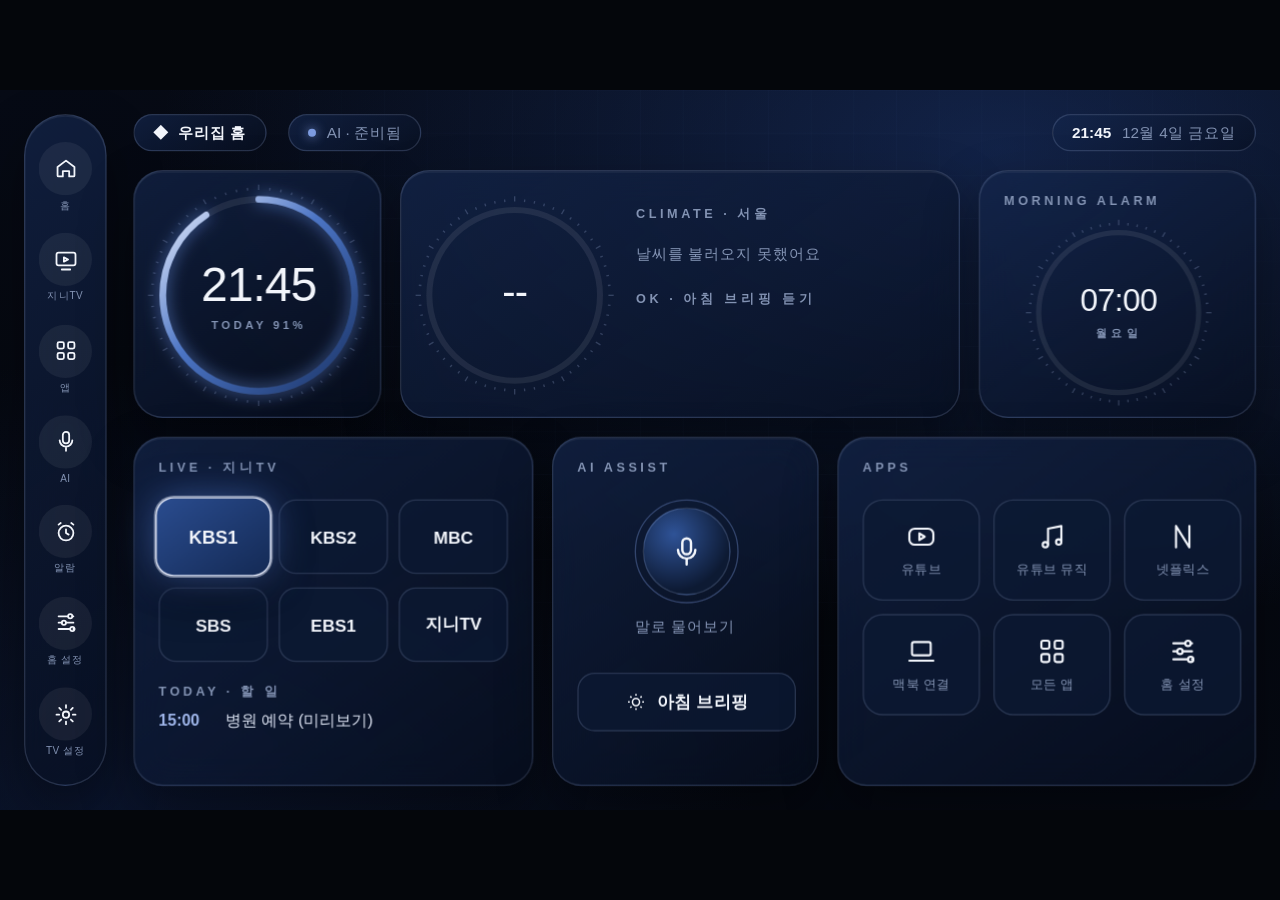
<file: index.html>
<!doctype html>
<html lang="ko">
<head>
<meta charset="utf-8">
<meta name="viewport" content="width=device-width, initial-scale=1">
<title>우리집 홈</title>
<style>html,body{margin:0;height:100%;background:#04060b}</style>
</head>
<body>
<script>
// 항상 최신 화면을 받도록 version.json을 캐시 없이 읽고, 그 버전으로 CSS·JS를 불러온다
(function () {
  function load(v) {
    window.UI_VERSION = v;
    var l = document.createElement('link'); l.rel = 'stylesheet'; l.href = 'app.css?v=' + v; document.head.appendChild(l);
    var s = document.createElement('script'); s.src = 'app.js?v=' + v; document.body.appendChild(s);
  }
  fetch('version.json?t=' + Date.now(), { cache: 'no-store' })
    .then(function (r) { return r.json(); })
    .then(function (j) { load(j.version || 'dev'); })
    .catch(function () { load('offline'); });
})();
</script>
</body>
</html>
</file>
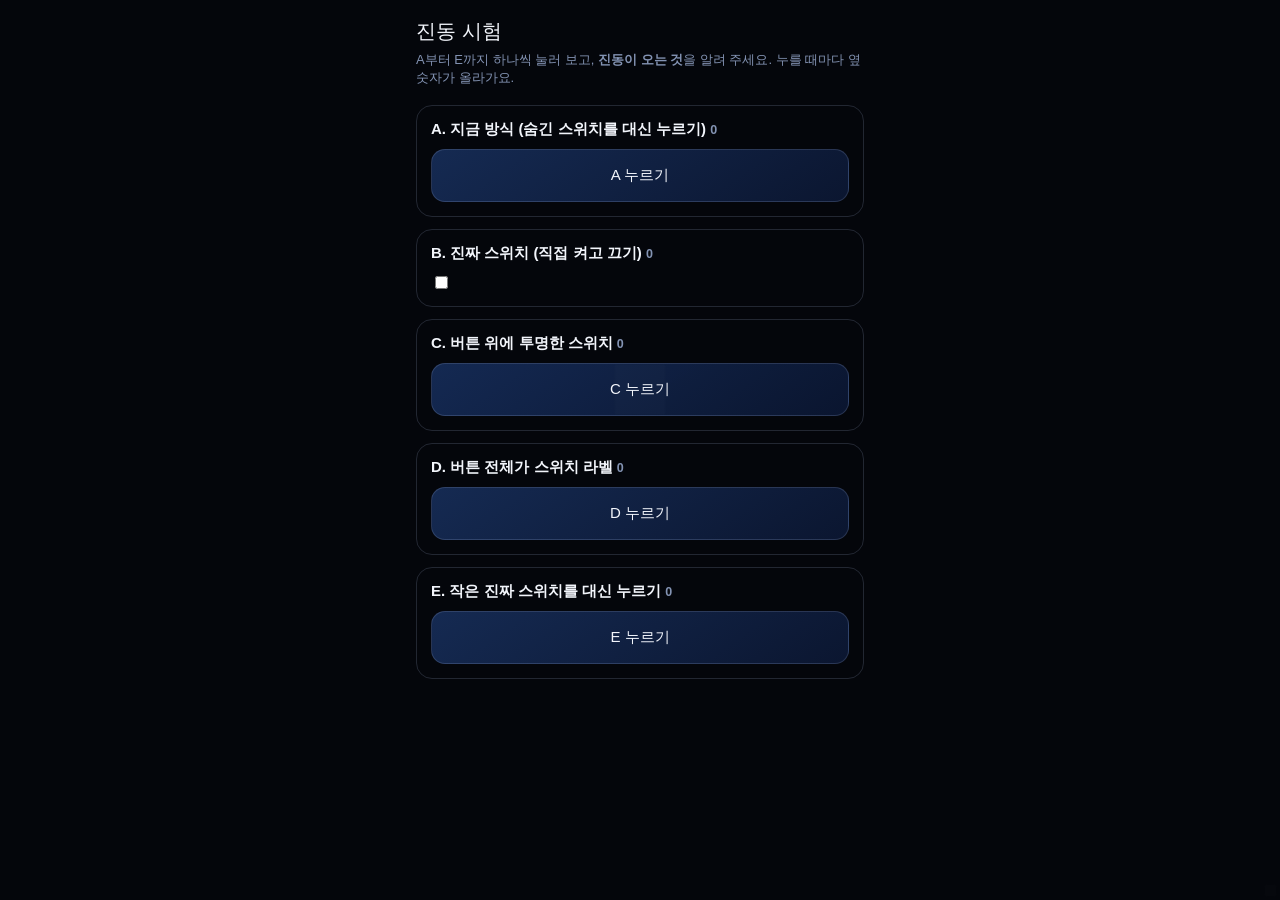
<file: haptic-test.html>
<!doctype html>
<html lang="ko">
<head>
<meta charset="utf-8">
<meta name="viewport" content="width=device-width, initial-scale=1, viewport-fit=cover">
<title>진동 시험</title>
<style>
  :root { --bg:#04060b; --line:rgba(191,208,255,.16); --txt:#f2f5fb; --sub:#8393b3; }
  * { box-sizing:border-box; -webkit-tap-highlight-color:transparent; }
  body { margin:0 auto; max-width:480px; padding:calc(18px + env(safe-area-inset-top)) 16px 40px; background:var(--bg); color:var(--txt);
         font:15px -apple-system, "Apple SD Gothic Neo", sans-serif; }
  h1 { font-size:20px; font-weight:400; margin:0 0 6px; }
  p { color:var(--sub); font-size:13px; margin:0 0 18px; }
  .t { border:1px solid var(--line); border-radius:16px; padding:14px; margin-bottom:12px; }
  .t b { display:block; margin-bottom:10px; }
  .t small { color:var(--sub); }
  .btn { position:relative; display:block; width:100%; padding:16px 0; border-radius:14px; border:1px solid var(--line); overflow:hidden;
         background:linear-gradient(145deg,#152a52,#0b1630); color:var(--txt); font:inherit; text-align:center; user-select:none; }
  .btn:active { transform:scale(.97); }
  /* C: 버튼 위에 진짜 스위치를 투명하게 덮는다 */
  .cover-switch { position:absolute; left:0; top:0; width:100%; height:100%; margin:0; opacity:.011; }
  /* D: 라벨이 버튼 전체이고, 안의 스위치는 보이게 두되 화면 밖으로 */
  .cover-label { position:absolute; inset:0; }
  .offscreen { position:absolute; left:-200px; top:0; }
  /* E: 작고 거의 투명한 진짜 스위치를 대신 누른다 */
  .tiny { position:fixed; right:0; bottom:0; opacity:.011; pointer-events:none; }
</style>
</head>
<body>
<h1>진동 시험</h1>
<p>A부터 E까지 하나씩 눌러 보고, <b>진동이 오는 것</b>을 알려 주세요. 누를 때마다 옆 숫자가 올라가요.</p>

<div class="t"><b>A. 지금 방식 (숨긴 스위치를 대신 누르기) <small id="nA">0</small></b>
  <button class="btn" id="bA">A 누르기</button></div>

<div class="t"><b>B. 진짜 스위치 (직접 켜고 끄기) <small id="nB">0</small></b>
  <input type="checkbox" switch id="sB"></div>

<div class="t"><b>C. 버튼 위에 투명한 스위치 <small id="nC">0</small></b>
  <div class="btn">C 누르기<input type="checkbox" switch class="cover-switch" id="sC"></div></div>

<div class="t"><b>D. 버튼 전체가 스위치 라벨 <small id="nD">0</small></b>
  <div class="btn">D 누르기<label class="cover-label"><input type="checkbox" switch class="offscreen" id="sD"></label></div></div>

<div class="t"><b>E. 작은 진짜 스위치를 대신 누르기 <small id="nE">0</small></b>
  <button class="btn" id="bE">E 누르기</button></div>
<input type="checkbox" switch class="tiny" id="sE">

<script>
const bump = (k) => { const el = document.getElementById('n' + k); el.textContent = +el.textContent + 1; };
document.getElementById('bA').addEventListener('click', () => {
  const l = document.createElement('label'), i = document.createElement('input');
  l.ariaHidden = 'true'; l.style.display = 'none'; i.type = 'checkbox'; i.setAttribute('switch', '');
  l.appendChild(i); document.head.appendChild(l); l.click(); l.remove(); bump('A');
});
document.getElementById('sB').addEventListener('change', () => bump('B'));
document.getElementById('sC').addEventListener('change', () => bump('C'));
document.getElementById('sD').addEventListener('change', () => bump('D'));
document.getElementById('bE').addEventListener('click', () => { document.getElementById('sE').click(); bump('E'); });
</script>
</body>
</html>
</file>
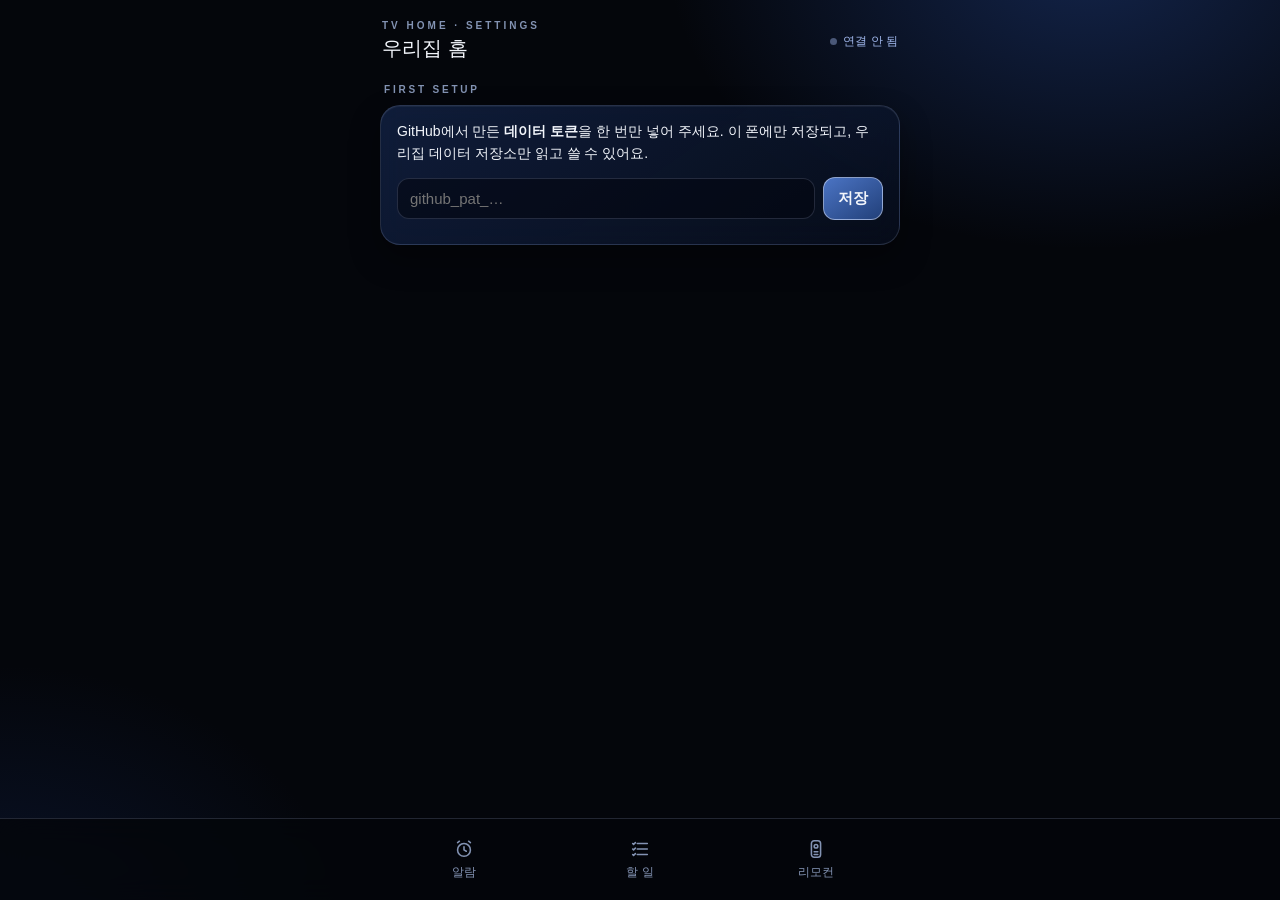
<file: phone.html>
<!doctype html>
<html lang="ko">
<head>
<meta charset="utf-8">
<meta name="viewport" content="width=device-width, initial-scale=1, viewport-fit=cover">
<meta name="theme-color" content="#04060b">
<meta name="apple-mobile-web-app-capable" content="yes">
<meta name="apple-mobile-web-app-title" content="우리집 홈">
<title>우리집 홈 설정</title>
<style>
  :root { --bg:#04060b; --navy:#0d1a33; --navy2:#16294f; --accent:#3d63ad; --hi:#eaf0ff; --white:#f2f5fb; --sub:#8393b3;
          --line:rgba(191,208,255,.16); --glass:linear-gradient(145deg,rgba(20,38,76,.72),rgba(8,16,34,.62)); }
  * { box-sizing:border-box; -webkit-tap-highlight-color:transparent; }
  html, body { margin:0; background:var(--bg); color:var(--white); font:15px -apple-system,"Apple SD Gothic Neo","Noto Sans KR",sans-serif; }
  body { min-height:100vh; padding:calc(14px + env(safe-area-inset-top)) 16px calc(90px + env(safe-area-inset-bottom));
    background: radial-gradient(600px 420px at 85% -5%, rgba(37,72,150,.45), transparent 70%),
                radial-gradient(500px 400px at 0% 105%, rgba(22,46,104,.35), transparent 70%), var(--bg); background-attachment:fixed; }
  .wrap { max-width:520px; margin:0 auto; }
  header { display:flex; align-items:center; justify-content:space-between; margin:6px 2px 18px; }
  .brand { font-size:20px; font-weight:300; letter-spacing:.01em; }
  .brand small { display:block; font-size:10px; letter-spacing:.3em; color:var(--sub); font-weight:600; margin-bottom:4px; }
  .label { font-size:10px; letter-spacing:.28em; color:var(--sub); font-weight:600; text-transform:uppercase; margin:22px 4px 10px; }
  .card { background:var(--glass); border:1px solid var(--line); border-radius:20px; padding:14px 16px;
    box-shadow: inset 0 1px 0 rgba(255,255,255,.05), 0 14px 30px rgba(0,0,0,.35); backdrop-filter:blur(14px); -webkit-backdrop-filter:blur(14px); }
  .status { font-size:12px; color:#9fb6ea; display:flex; align-items:center; gap:6px; }
  .dot { width:7px; height:7px; border-radius:50%; background:#7d9be0; box-shadow:0 0 8px #7d9be0; }
  .dot.off { background:#4a5878; box-shadow:none; } .dot.busy { animation:blink 1s infinite; }
  @keyframes blink { 50% { opacity:.3 } }
  input, button { font:inherit; color:var(--white); }
  input[type=text], input[type=url], input[type=date], input[type=time], input[type=password] {
    width:100%; background:rgba(4,8,18,.6); border:1px solid var(--line); border-radius:12px; padding:11px 12px; outline:none; color-scheme:dark; }
  input:focus { border-color:rgba(234,240,255,.6); box-shadow:0 0 0 3px rgba(61,99,173,.3); }
  button { border:1px solid var(--line); background:linear-gradient(145deg,#1b3260,#0d1a33); border-radius:12px; padding:11px 14px; cursor:pointer; }
  button.primary { background:linear-gradient(145deg,#4b74c4,#22407a); border-color:rgba(234,240,255,.5); font-weight:700; }
  button.ghost { background:transparent; }
  button:active { transform:scale(.97); }
  .row { display:flex; gap:8px; align-items:center; }
  .row > * { min-width:0; }
  .grow { flex:1; }

  /* 요일 */
  .day { display:grid; grid-template-columns:30px 1fr auto; gap:10px; align-items:center; padding:10px 0; border-top:1px solid rgba(191,208,255,.08); }
  .day:first-child { border-top:0; }
  .day .dn { font-weight:700; } .day.off .dn { color:var(--sub); }
  .day .meta { font-size:11.5px; color:var(--sub); white-space:nowrap; overflow:hidden; text-overflow:ellipsis; }
  .day .meta a { color:#9fb6ea; text-decoration:none; }
  .day.off input[type=time] { opacity:.4; }
  .switch { position:relative; width:46px; height:28px; flex:none; }
  .switch input { opacity:0; width:0; height:0; }
  .switch span { position:absolute; inset:0; border-radius:14px; background:rgba(255,255,255,.08); border:1px solid var(--line); transition:.2s; }
  .switch span::after { content:""; position:absolute; left:3px; top:3px; width:20px; height:20px; border-radius:50%; background:var(--sub); transition:.2s; }
  .switch input:checked + span { background:linear-gradient(145deg,#4b74c4,#22407a); border-color:rgba(234,240,255,.5); }
  .switch input:checked + span::after { left:21px; background:#fff; }
  .daysong { grid-column: 2 / 4; display:none; }
  .daysong.on { display:block; }

  /* 할 일 */
  .todo { display:grid; grid-template-columns:auto 1fr auto; gap:10px; align-items:center; padding:11px 0; border-top:1px solid rgba(191,208,255,.08); }
  .todo:first-child { border-top:0; }
  .todo .t { font-size:12px; color:#9fb6ea; min-width:48px; }
  .todo .x { font-size:14.5px; } .todo.done .x { color:var(--sub); text-decoration:line-through; }
  .todo button { padding:6px 10px; font-size:12px; }
  .datehead { font-size:11px; letter-spacing:.2em; color:var(--sub); margin:16px 2px 6px; font-weight:600; }
  .empty { color:var(--sub); font-size:13px; padding:8px 0; }

  /* 탭 */
  nav { position:fixed; left:0; right:0; bottom:0; padding:10px 16px calc(10px + env(safe-area-inset-bottom));
    background:rgba(4,6,11,.85); backdrop-filter:blur(14px); -webkit-backdrop-filter:blur(14px); border-top:1px solid var(--line); }
  nav .in { max-width:520px; margin:0 auto; display:grid; grid-template-columns:repeat(3,1fr); gap:8px; }
  nav button { background:transparent; border-color:transparent; color:var(--sub); font-size:12px; padding:8px 0; display:flex; flex-direction:column; align-items:center; gap:4px; }
  nav button.on { color:#fff; background:linear-gradient(145deg,rgba(75,116,196,.35),rgba(34,64,122,.35)); border-color:var(--line); }
  nav svg { width:22px; height:22px; stroke:currentColor; fill:none; stroke-width:1.7; stroke-linecap:round; stroke-linejoin:round; }
  .tab { display:none; } .tab.on { display:block; animation:fade .25s; }
  @keyframes fade { from { opacity:0; transform:translateY(6px) } to { opacity:1; transform:none } }
  .hint { font-size:12px; color:var(--sub); line-height:1.6; margin:10px 4px 0; }
  .toast { position:fixed; left:50%; bottom:calc(88px + env(safe-area-inset-bottom)); transform:translateX(-50%); padding:10px 18px; border-radius:20px;
    background:rgba(10,22,48,.95); border:1px solid rgba(234,240,255,.3); font-size:13px; opacity:0; transition:.2s; pointer-events:none; white-space:nowrap; }
  .toast.on { opacity:1; }
  .songprev { display:flex; gap:10px; align-items:center; margin-top:10px; }
  .songprev img { width:72px; height:40px; object-fit:cover; border-radius:8px; border:1px solid var(--line); }
  .songprev .st { font-size:13px; white-space:nowrap; overflow:hidden; text-overflow:ellipsis; }
</style>
</head>
<body>
<div class="wrap">
  <header>
    <div class="brand"><small>TV HOME · SETTINGS</small>우리집 홈</div>
    <div class="status"><span class="dot off" id="dot"></span><span id="state">연결 안 됨</span></div>
  </header>

  <!-- 처음 한 번: 토큰 -->
  <section id="setup" class="tab">
    <div class="label">First setup</div>
    <div class="card">
      <div style="font-size:14px;line-height:1.6">GitHub에서 만든 <b>데이터 토큰</b>을 한 번만 넣어 주세요. 이 폰에만 저장되고, 우리집 데이터 저장소만 읽고 쓸 수 있어요.</div>
      <div class="row" style="margin-top:12px"><input id="tok" type="password" placeholder="github_pat_…" autocomplete="off" class="grow"><button class="primary" id="tokSave">저장</button></div>
      <div class="hint" id="tokMsg"></div>
    </div>
  </section>

  <!-- 알람 -->
  <section id="t-alarm" class="tab">
    <div class="label">Default song · 기본 노래</div>
    <div class="card">
      <div class="row"><input id="songUrl" type="url" placeholder="유튜브·유튜브 뮤직 링크 붙여 넣기" class="grow"></div>
      <div class="songprev" id="songPrev"></div>
      <div class="hint">유튜브 앱에서 노래 → 공유 → 링크 복사 후 붙여 넣으세요. 비워 두면 기본 알람음이 울려요.</div>
    </div>
    <div class="label">Weekly alarm · 요일별 알람</div>
    <div class="card" id="days"></div>
    <div class="hint">요일 이름을 누르면 그 요일에만 다른 노래를 정할 수 있어요. 바꾸면 바로 저장되고, TV는 15분 안에(또는 화면을 열 때) 받아 가요.</div>
  </section>

  <!-- 할 일 -->
  <section id="t-todo" class="tab">
    <div class="label">New · 할 일 추가</div>
    <div class="card">
      <input id="rText" type="text" placeholder="예: 병원 예약, 재활용 버리기">
      <div class="row" style="margin-top:8px"><input id="rDate" type="date" class="grow"><input id="rTime" type="time" class="grow"></div>
      <div class="row" style="margin-top:10px"><button class="primary grow" id="rAdd">추가</button></div>
      <div class="hint">아침 브리핑에서 그날 할 일을 시간 순서대로 알려 줘요. 시각은 비워도 돼요.</div>
    </div>
    <div class="label">Upcoming · 예정</div>
    <div class="card" id="todos"></div>
  </section>

  <!-- 리모컨 -->
  <section id="t-remote" class="tab">
    <div class="label">Remote · 리모컨</div>
    <div class="card">
      <div style="font-size:14px;line-height:1.6">TV 리모컨·텍스트 입력은 <b>집 와이파이</b>에서 맥북이 켜져 있을 때 쓸 수 있어요.
        <span style="color:var(--sub)">처음 한 번은 맥북에서 받은 리모컨 주소(접속 키 포함)로 열어야 해요.</span></div>
      <div class="row" style="margin-top:12px"><a id="remoteLink" class="grow" style="text-decoration:none"><button class="primary" style="width:100%">폰 리모컨 열기</button></a></div>
    </div>
    <div class="label">Account · 연결</div>
    <div class="card">
      <div class="row"><div class="grow" style="font-size:13px;color:var(--sub)">데이터 토큰을 바꾸거나 지우려면</div><button class="ghost" id="tokReset">토큰 다시 넣기</button></div>
    </div>
  </section>
</div>

<nav><div class="in">
  <button data-tab="t-alarm"><svg viewBox="0 0 24 24"><circle cx="12" cy="13" r="7"/><path d="M12 9.5V13l2.5 1.5M5 5l2-1.5M19 5l-2-1.5"/></svg>알람</button>
  <button data-tab="t-todo"><svg viewBox="0 0 24 24"><path d="M9 6h11M9 12h11M9 18h11"/><path d="M4 6l1 1 2-2M4 12l1 1 2-2M4 18l1 1 2-2"/></svg>할 일</button>
  <button data-tab="t-remote"><svg viewBox="0 0 24 24"><rect x="7" y="3" width="10" height="18" rx="3"/><circle cx="12" cy="9" r="2"/><path d="M10 15h4M10 18h4"/></svg>리모컨</button>
</div></nav>
<div class="toast" id="toast"></div>

<script>
(function () {
  'use strict';
  const API = 'https://api.github.com/repos/tlsdnwls1201-lab/tvhome-data/contents/data.json';
  const REMOTE = 'http://192.168.0.8:8765/'; // 접속 토큰은 공개 페이지에 두지 않는다 (폰에 저장된 쿠키로 열림)
  const DAYS = [['mon', '월'], ['tue', '화'], ['wed', '수'], ['thu', '목'], ['fri', '금'], ['sat', '토'], ['sun', '일']];
  const $ = (id) => document.getElementById(id);
  let token = '', data = null, sha = null, saveTimer = null, saving = false, pending = false;
  try { token = localStorage.getItem('tvhome_token') || ''; } catch (e) { /* 저장소 막힘 */ }

  function toast(t) { const el = $('toast'); el.textContent = t; el.classList.add('on'); clearTimeout(el._t); el._t = setTimeout(() => el.classList.remove('on'), 2200); }
  function setState(text, cls) { $('state').textContent = text; $('dot').className = 'dot ' + (cls || ''); }
  const esc = (t) => String(t || '').replace(/[&<>"]/g, (c) => ({ '&': '&amp;', '<': '&lt;', '>': '&gt;', '"': '&quot;' }[c]));
  const pad = (n) => String(n).padStart(2, '0');
  const ymd = (d) => d.getFullYear() + '-' + pad(d.getMonth() + 1) + '-' + pad(d.getDate());
  const b64 = (s) => btoa(String.fromCharCode(...new TextEncoder().encode(s)));
  const unb64 = (s) => new TextDecoder().decode(Uint8Array.from(atob(s.replace(/\n/g, '')), (c) => c.charCodeAt(0)));
  function ytId(u) { const m = String(u || '').match(/(?:v=|youtu\.be\/|shorts\/|embed\/)([A-Za-z0-9_-]{11})/); return m ? m[1] : null; }

  const MOCK = /^(localhost|127\.0\.0\.1)$/.test(location.hostname) && /mock=1/.test(location.search);
  if (MOCK) token = 'mock';

  // ---------- GitHub 저장 ----------
  async function load() {
    if (MOCK) {
      data = { alarm: { song: { title: '아침 노래 (미리보기)', url: 'https://youtu.be/dQw4w9WgXcQ' }, days: { mon: { on: true, time: '07:00' }, tue: { on: true, time: '07:30', song: { url: 'https://youtu.be/dQw4w9WgXcQ', title: '화요일 노래' } } } },
        reminders: [{ id: 'a', date: ymd(new Date()), time: '15:00', text: '병원 예약' }, { id: 'b', date: ymd(new Date(Date.now() + 86400000)), time: '', text: '재활용 버리기' }] };
      return setState('미리보기');
    }
    setState('불러오는 중…', 'busy');
    const r = await fetch(API + '?t=' + Date.now(), { headers: { Authorization: 'Bearer ' + token, Accept: 'application/vnd.github+json' }, cache: 'no-store' });
    if (!r.ok) throw new Error(r.status === 401 || r.status === 403 || r.status === 404 ? '토큰을 확인해 주세요 (' + r.status + ')' : 'HTTP ' + r.status);
    const j = await r.json();
    sha = j.sha; data = JSON.parse(unb64(j.content));
    data.alarm = data.alarm || {}; data.alarm.days = data.alarm.days || {}; data.alarm.song = data.alarm.song || {}; data.reminders = data.reminders || [];
    setState('연결됨');
  }
  function save() { clearTimeout(saveTimer); saveTimer = setTimeout(push, 600); setState('저장 대기…', 'busy'); }
  async function push() {
    if (MOCK) return setState('저장됨 ✓ (미리보기)');
    if (saving) { pending = true; return; }
    saving = true; setState('저장 중…', 'busy');
    try {
      let r = await put();
      if (r.status === 409) { // 다른 곳에서 바뀌었으면 최신 sha로 다시
        const keep = data; await load(); data = keep; r = await put();
      }
      if (!r.ok) throw new Error('HTTP ' + r.status);
      sha = (await r.json()).content.sha;
      setState('저장됨 ✓');
    } catch (e) { setState('저장 실패', 'off'); toast('저장 실패: ' + e.message); }
    saving = false;
    if (pending) { pending = false; push(); }
  }
  function put() {
    return fetch(API, { method: 'PUT', headers: { Authorization: 'Bearer ' + token, Accept: 'application/vnd.github+json' },
      body: JSON.stringify({ message: '폰에서 설정 변경', content: b64(JSON.stringify(data, null, 2) + '\n'), sha }) });
  }

  // ---------- 알람 ----------
  async function songTitle(url) {
    try { const j = await (await fetch('https://noembed.com/embed?url=' + encodeURIComponent(url))).json(); return j.title || ''; } catch (e) { return ''; }
  }
  function songPreview(el, song) {
    const id = ytId(song.url);
    el.innerHTML = id ? '<img src="https://i.ytimg.com/vi/' + id + '/mqdefault.jpg" alt=""><div class="st">' + esc(song.title || '제목 불러오는 중…') + '</div>' : '';
  }
  async function setSong(target, url, previewEl) {
    url = url.trim();
    target.url = url; target.title = '';
    songPreview(previewEl, target);
    if (url && !ytId(url)) toast('유튜브 링크가 아닌 것 같아요');
    if (ytId(url)) { target.title = await songTitle(url); songPreview(previewEl, target); }
    save();
  }
  function renderAlarm() {
    $('songUrl').value = data.alarm.song.url || '';
    songPreview($('songPrev'), data.alarm.song);
    $('days').innerHTML = DAYS.map(([k, n]) => {
      const d = data.alarm.days[k] = data.alarm.days[k] || { on: false, time: '07:00' };
      const s = d.song && d.song.url;
      return '<div class="day' + (d.on ? '' : ' off') + '" data-k="' + k + '">' +
        '<div class="dn" data-act="song">' + n + '</div>' +
        '<div class="meta" data-act="song">' + (d.on ? (s ? '♪ ' + esc(d.song.title || '이 요일 노래') : '기본 노래') : '꺼짐') + '</div>' +
        '<div class="row" style="justify-content:flex-end"><input type="time" value="' + (d.time || '07:00') + '" style="width:128px;padding:8px 8px">' +
        '<label class="switch"><input type="checkbox"' + (d.on ? ' checked' : '') + '><span></span></label></div>' +
        '<div class="daysong"><input type="url" placeholder="이 요일에만 틀 노래 링크 (비우면 기본 노래)" value="' + esc(s || '') + '"><div class="songprev"></div></div></div>';
    }).join('');
    $('days').querySelectorAll('.day').forEach((row) => {
      const k = row.dataset.k, d = data.alarm.days[k];
      row.querySelector('input[type=time]').addEventListener('change', (e) => { d.time = e.target.value; save(); });
      row.querySelector('input[type=checkbox]').addEventListener('change', (e) => { d.on = e.target.checked; row.classList.toggle('off', !d.on); renderMeta(row, d); save(); });
      const ds = row.querySelector('.daysong'), prev = ds.querySelector('.songprev');
      if (d.song && d.song.url) songPreview(prev, d.song);
      row.querySelectorAll('[data-act=song]').forEach((x) => x.addEventListener('click', () => ds.classList.toggle('on')));
      ds.querySelector('input').addEventListener('change', async (e) => {
        if (!e.target.value.trim()) { delete d.song; prev.innerHTML = ''; renderMeta(row, d); return save(); }
        d.song = d.song || {}; await setSong(d.song, e.target.value, prev); renderMeta(row, d);
      });
    });
  }
  function renderMeta(row, d) {
    row.querySelector('.meta').innerHTML = d.on ? (d.song && d.song.url ? '♪ ' + esc(d.song.title || '이 요일 노래') : '기본 노래') : '꺼짐';
  }
  $('songUrl').addEventListener('change', (e) => setSong(data.alarm.song, e.target.value, $('songPrev')));

  // ---------- 할 일 ----------
  function renderTodos() {
    const today = ymd(new Date());
    const list = data.reminders.filter((r) => r.date >= today).sort((a, b) => (a.date + (a.time || '99')).localeCompare(b.date + (b.time || '99')));
    if (!list.length) { $('todos').innerHTML = '<div class="empty">예정된 할 일이 없어요</div>'; return; }
    let html = '', last = '';
    list.forEach((r) => {
      if (r.date !== last) {
        last = r.date; const d = new Date(r.date + 'T00:00');
        html += '<div class="datehead">' + (r.date === today ? 'TODAY · ' : '') + (d.getMonth() + 1) + '월 ' + d.getDate() + '일 ' + '일월화수목금토'[d.getDay()] + '요일</div>';
      }
      html += '<div class="todo' + (r.done ? ' done' : '') + '" data-id="' + r.id + '"><div class="t">' + (r.time || '하루') + '</div><div class="x">' + esc(r.text) +
        '</div><div class="row"><button data-act="done">' + (r.done ? '되돌리기' : '완료') + '</button><button data-act="del" class="ghost">삭제</button></div></div>';
    });
    $('todos').innerHTML = html;
    $('todos').querySelectorAll('.todo').forEach((row) => {
      const r = data.reminders.find((x) => x.id === row.dataset.id);
      row.querySelector('[data-act=done]').onclick = () => { r.done = !r.done; renderTodos(); save(); };
      row.querySelector('[data-act=del]').onclick = () => { data.reminders = data.reminders.filter((x) => x !== r); renderTodos(); save(); };
    });
  }
  $('rDate').value = ymd(new Date());
  $('rAdd').onclick = () => {
    const text = $('rText').value.trim();
    if (!text) return toast('할 일을 적어 주세요');
    data.reminders.push({ id: Date.now().toString(36), date: $('rDate').value || ymd(new Date()), time: $('rTime').value || '', text });
    // 지난 할 일은 7일 뒤 정리
    const cut = ymd(new Date(Date.now() - 7 * 86400000));
    data.reminders = data.reminders.filter((r) => r.date >= cut);
    $('rText').value = ''; $('rTime').value = '';
    renderTodos(); save(); toast('추가했어요');
  };

  // ---------- 탭·시작 ----------
  function tab(id) {
    document.querySelectorAll('.tab').forEach((t) => t.classList.toggle('on', t.id === id));
    document.querySelectorAll('nav button').forEach((b) => b.classList.toggle('on', b.dataset.tab === id));
    try { localStorage.setItem('tvhome_tab', id); } catch (e) { /* 무시 */ }
  }
  document.querySelectorAll('nav button').forEach((b) => b.onclick = () => token ? tab(b.dataset.tab) : toast('먼저 토큰을 넣어 주세요'));
  $('remoteLink').href = REMOTE;
  $('tokReset').onclick = () => { try { localStorage.removeItem('tvhome_token'); } catch (e) { /* 무시 */ } token = ''; setState('연결 안 됨', 'off'); tab('setup'); };
  $('tokSave').onclick = async () => {
    token = $('tok').value.trim();
    $('tokMsg').textContent = '확인 중…';
    try { await load(); try { localStorage.setItem('tvhome_token', token); } catch (e) { /* 무시 */ } $('tok').value = ''; start(); }
    catch (e) { $('tokMsg').textContent = '연결 실패: ' + e.message; token = ''; }
  };
  async function start() {
    try { if (!data) await load(); } catch (e) { setState('연결 실패', 'off'); toast(e.message); return tab('setup'); }
    renderAlarm(); renderTodos();
    let t = 't-alarm'; try { t = localStorage.getItem('tvhome_tab') || t; } catch (e) { /* 무시 */ }
    tab(t);
  }
  if (token) start(); else { tab('setup'); setState('연결 안 됨', 'off'); }
})();
</script>
</body>
</html>
</file>
